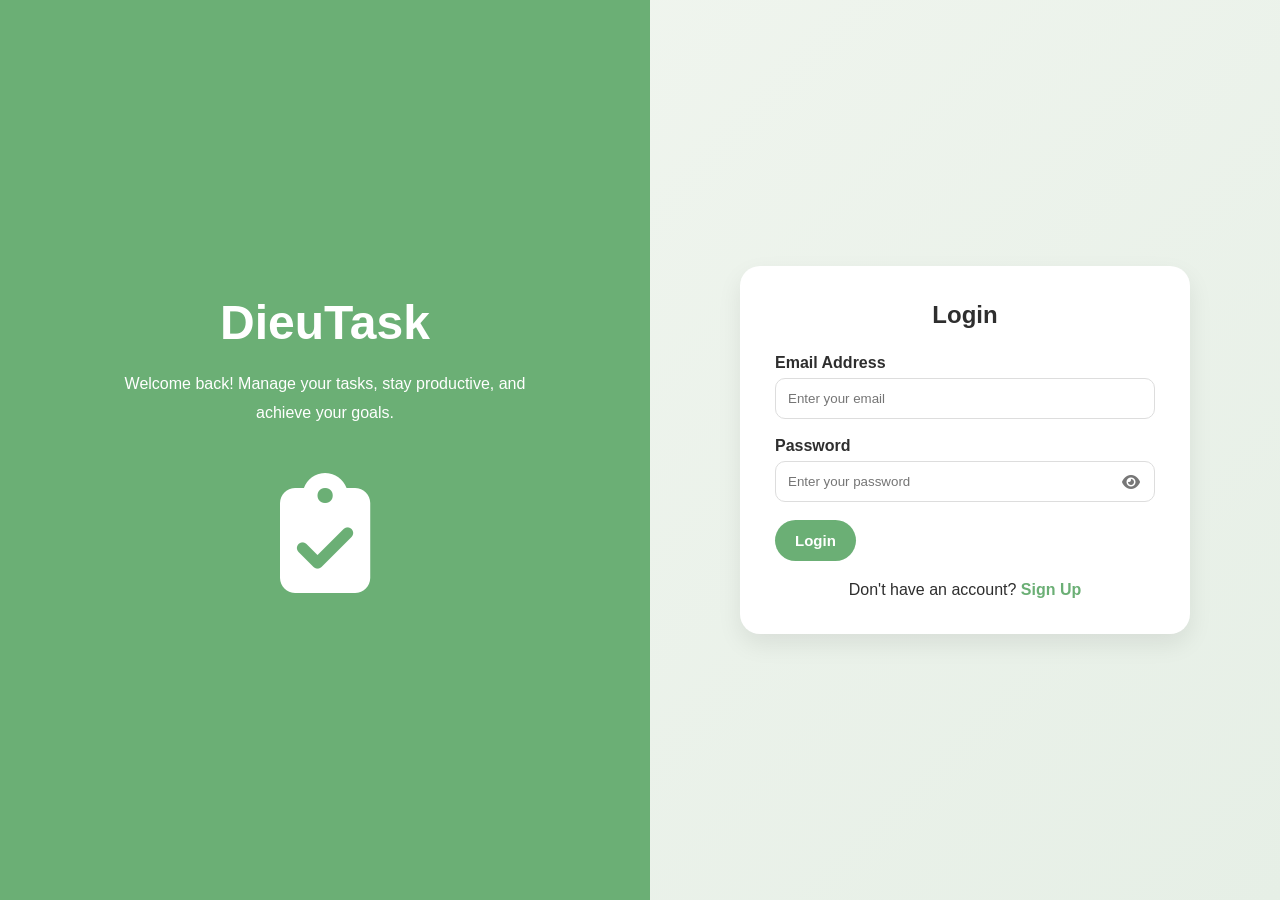
<file: index.html>
<!DOCTYPE html>
<html lang="en">
<head>
    <meta charset="UTF-8">
    <meta name="viewport" content="width=device-width, initial-scale=1.0">
    <title>DieuTask - Login</title>

    <link rel="stylesheet" href="css/style.css">

    <link rel="stylesheet"
          href="https://cdnjs.cloudflare.com/ajax/libs/font-awesome/6.5.1/css/all.min.css">
</head>
<body>

<div class="auth-container">

    <div class="auth-left">

        <h1>DieuTask</h1>

        <p>
            Welcome back! Manage your tasks,
            stay productive, and achieve your goals.
        </p>

        <div class="illustration">
            <i class="fa-solid fa-clipboard-check"></i>
        </div>

    </div>

    <div class="auth-right">

        <form id="loginForm" class="auth-card">

            <h2>Login</h2>

            <div class="input-group">
                <label>Email Address</label>
                <input
                    type="email"
                    id="loginEmail"
                    placeholder="Enter your email"
                    required>
            </div>

            <div class="input-group">

                <label>Password</label>

                <div class="password-wrapper">

                    <input
                        type="password"
                        id="loginPassword"
                        placeholder="Enter your password"
                        required>

                    <i
                        class="fa-solid fa-eye"
                        id="toggleLoginPassword">
                    </i>

                </div>

            </div>

            <button type="submit" class="btn-primary">
                Login
            </button>

            <p class="auth-link">
                Don't have an account?
                <a href="signup.html">Sign Up</a>
            </p>

        </form>

    </div>

</div>

<div id="toast"></div>

<script src="js/auth.js"></script>

</body>
</html>
</file>
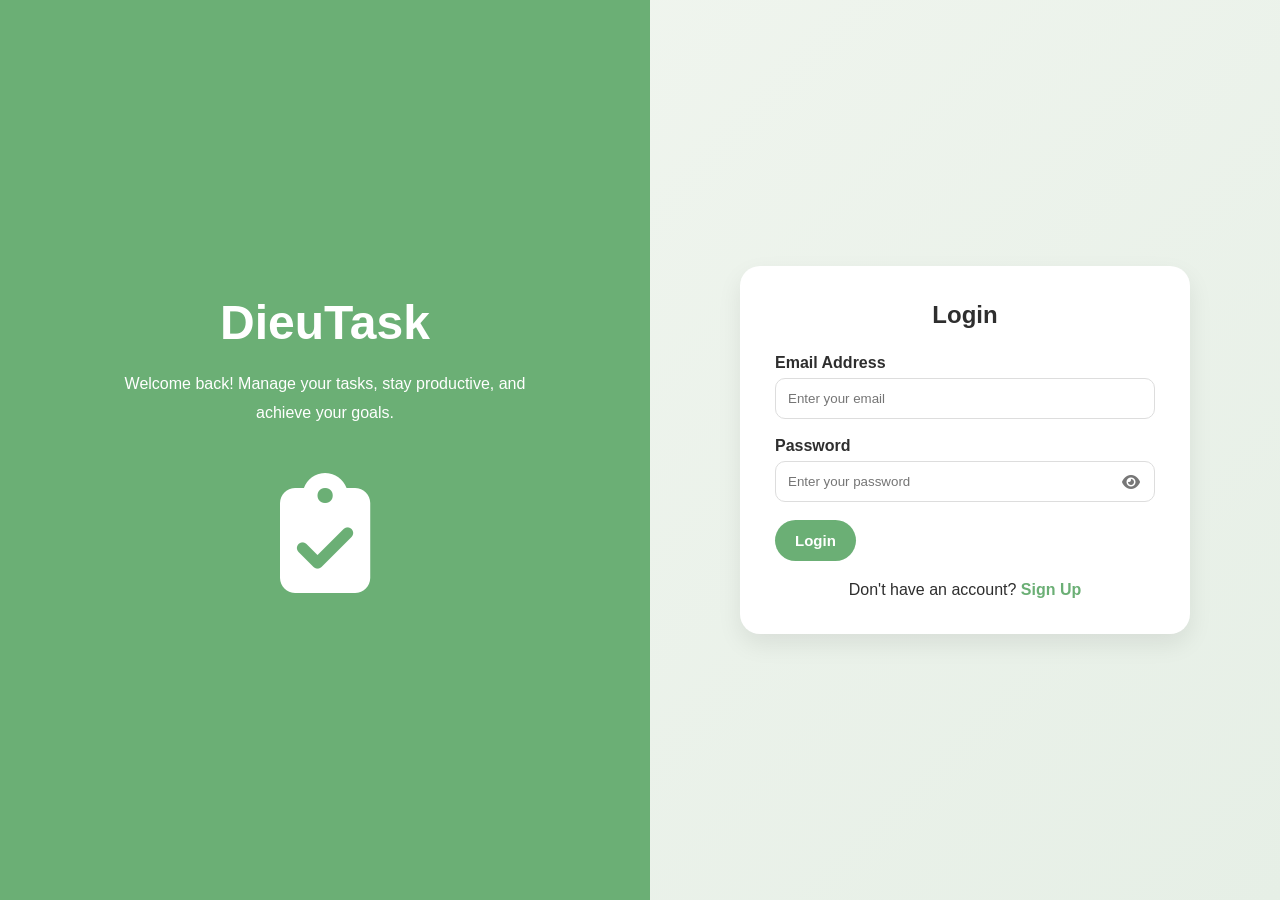
<file: dashboard.html>
<!DOCTYPE html>
<html lang="en">
<head>
    <meta charset="UTF-8">
    <meta name="viewport" content="width=device-width, initial-scale=1.0">
    <title>DieuTask Dashboard</title>

    <link rel="stylesheet" href="css/style.css">

    <link rel="stylesheet"
          href="https://cdnjs.cloudflare.com/ajax/libs/font-awesome/6.5.1/css/all.min.css">
</head>
<body>

<!-- NAVBAR -->

<nav class="navbar">

    <div class="logo">
        DieuTask
    </div>

    <div class="nav-links">
        <a href="#">Dashboard</a>
        <a href="#" onclick="goToTasks()">
            Tasks
        </a>
        <button id="logoutBtn" class="btn-danger">
            Logout
        </button>
    </div>

</nav>

<!-- HERO SECTION -->

<section class="hero">

    <div class="hero-content">

        <div class="hero-text">

            <h1 id="welcomeMessage">
                Welcome Back
            </h1>
            <p id="currentDate"></p>
            <p>
                Organize your work, track progress,
                and stay productive with DieuTask.
            </p>

            <div class="hero-buttons">

                <button
                    class="btn-primary"
                    onclick="goToAddTask()">

                    + Add Task

                </button>

                <button
                    class="btn-search"
                    onclick="goToSearch()">

                    🔍 Search Tasks

                </button>

            </div>

        </div>

        <div class="hero-image">
            <i class="fa-solid fa-list-check"></i>
        </div>

    </div>

</section>

<!-- STATS -->

<section class="stats">

    <div class="stat-card">
        <h3>Total Tasks</h3>
        <h2 id="totalTasks">0</h2>
    </div>

    <div class="stat-card">
        <h3>Pending</h3>
        <h2 id="pendingTasks">0</h2>
    </div>

    <div class="stat-card">
        <h3>On Hold</h3>
        <h2 id="holdTasks">0</h2>
    </div>

    <div class="stat-card">
        <h3>Completed</h3>
        <h2 id="completedTasks">0</h2>
    </div>

</section>

<!-- SEARCH & FILTER -->

<section
    class="search-section"
    id="searchSection">

    <div class="task-controls">

        <div class="search-box">

            <i class="fa-solid fa-magnifying-glass"></i>

            <input
                type="text"
                id="searchInput"
                placeholder="Search tasks...">

        </div>

        <select id="filterStatus">

            <option value="All">
                All Tasks
            </option>

            <option value="Pending">
                Pending
            </option>

            <option value="On Hold">
                On Hold
            </option>

            <option value="Completed">
                Completed
            </option>

        </select>

    </div>

</section>

<!-- TASK CARDS -->

<section class="task-section" id="tasksSection">

    <div
        id="taskContainer"
        class="task-grid">

    </div>

    <div
        id="emptyState"
        class="empty-state">

        <i class="fa-solid fa-clipboard-list"></i>

        <h2>No Tasks Yet</h2>

        <p>
          Start by creating your first task and
          organize your workflow efficiently.
        </p>

        <button
            class="btn-primary"
            onclick="goToAddTask()">

            Create Task

        </button>

    </div>

</section>

<!-- ADD TASK -->

<section
    class="task-form-section"
    id="addTaskSection">

    <div class="task-form">

        <h2>Add New Task</h2>

        <div class="input-group">

            <label>Task Title</label>

            <input
                type="text"
                id="taskTitle"
                placeholder="Enter task title">

        </div>

        <div class="input-group">

            <label>Description</label>

            <textarea
                id="taskDescription"
                rows="5"
                placeholder="Enter task description"></textarea>

        </div>

        <div class="input-group">

            <label>Status</label>

            <select id="taskStatus">

                <option value="Pending">
                    Pending
                </option>

                <option value="On Hold">
                    On Hold
                </option>

                <option value="Completed">
                    Completed
                </option>

            </select>

        </div>

        <button
            id="addTaskBtn"
            class="btn-primary">

            Add Task

        </button>

    </div>

</section>
<div id="deleteModal" class="modal">

    <div class="modal-content">

        <h3>Delete Task?</h3>

        <p>
            Are you sure you want to delete this task?
        </p>

        <div class="modal-buttons">

            <button
                id="confirmDelete"
                class="btn-danger">

                Delete

            </button>

            <button
                class="btn-search"
                onclick="closeModal()">

                Cancel

            </button>

        </div>

    </div>

</div>
<div id="toast"></div>

<script src="js/auth.js"></script>
<script src="js/dashboard.js"></script>

</body>
</html>
</file>
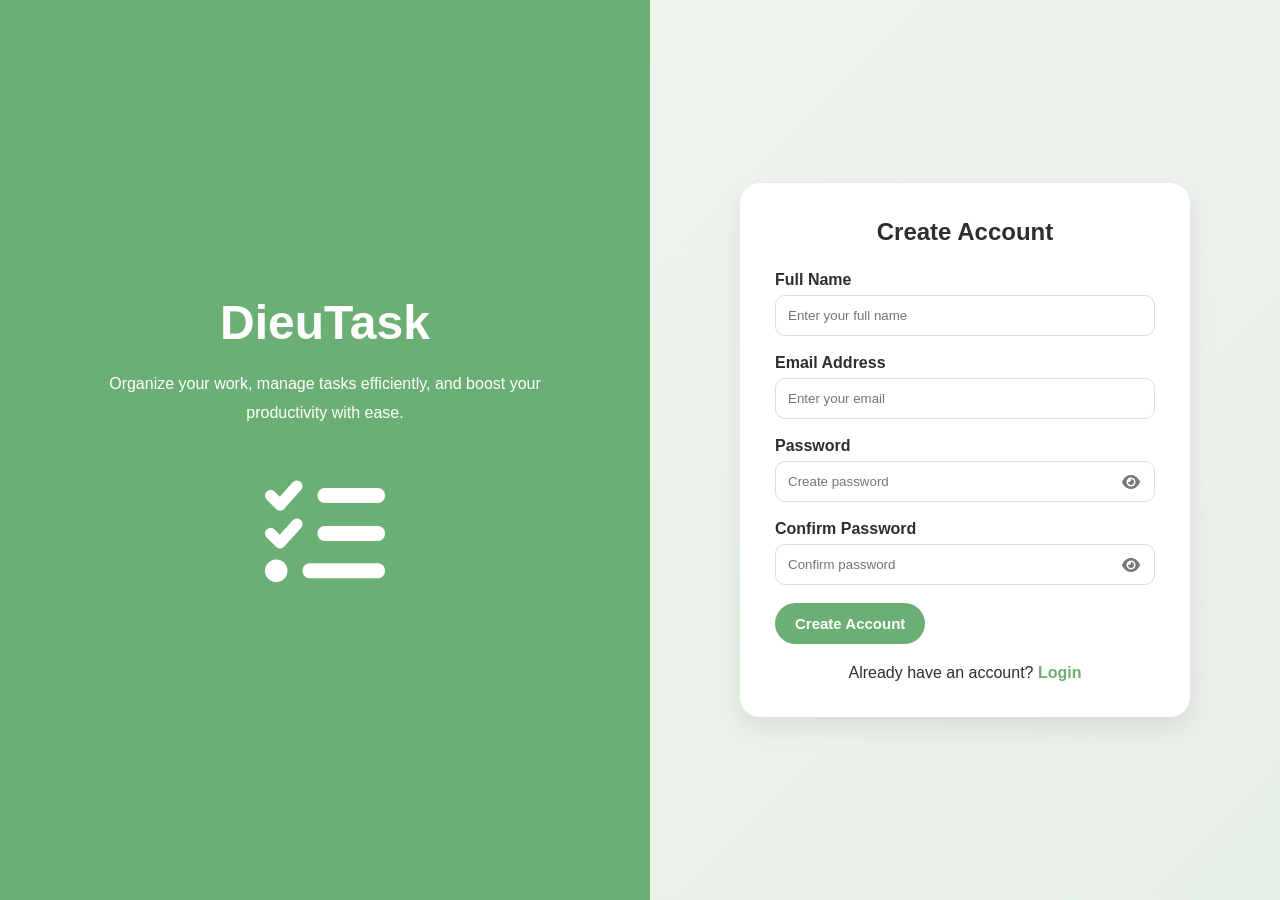
<file: signup.html>
<!DOCTYPE html>
<html lang="en">
<head>
    <meta charset="UTF-8">
    <meta name="viewport" content="width=device-width, initial-scale=1.0">
    <title>DieuTask - Sign Up</title>

    <link rel="stylesheet" href="css/style.css">

    <link rel="stylesheet"
          href="https://cdnjs.cloudflare.com/ajax/libs/font-awesome/6.5.1/css/all.min.css">
</head>
<body>

<div class="auth-container">

    <div class="auth-left">
        <h1>DieuTask</h1>

        <p>
            Organize your work, manage tasks efficiently,
            and boost your productivity with ease.
        </p>

        <div class="illustration">
            <i class="fa-solid fa-list-check"></i>
        </div>
    </div>

    <div class="auth-right">

        <form id="signupForm" class="auth-card">

            <h2>Create Account</h2>

            <div class="input-group">
                <label>Full Name</label>
                <input
                    type="text"
                    id="fullName"
                    placeholder="Enter your full name"
                    required>
            </div>

            <div class="input-group">
                <label>Email Address</label>
                <input
                    type="email"
                    id="email"
                    placeholder="Enter your email"
                    required>
            </div>

            <div class="input-group">
                <label>Password</label>
                <div class="password-wrapper">

                   <input
                       type="password"
                       id="password"
                       placeholder="Create password"
                       required>

                   <i
                       class="fa-solid fa-eye"
                       id="togglePassword">
                   </i>

                </div>
            </div>

            <div class="input-group">
                <label>Confirm Password</label>
                <div class="password-wrapper">

                    <input
                        type="password"
                        id="confirmPassword"
                        placeholder="Confirm password"
                        required>

                    <i
                        class="fa-solid fa-eye"
                        id="toggleConfirmPassword">
                    </i>

                 </div>
            </div>

            <button type="submit" class="btn-primary">
                Create Account
            </button>

            <p class="auth-link">
                Already have an account?
                <a href="index.html">Login</a>
            </p>

        </form>

    </div>

</div>

<div id="toast"></div>

<script src="js/auth.js"></script>

</body>
</html>
</file>
<file: css/style.css>
*{
    margin:0;
    padding:0;
    box-sizing:border-box;
    font-family:'Segoe UI',sans-serif;
}

body{
    background:linear-gradient(
        135deg,
        #f3f7f1,
        #e6efe6
    );

    color:#2e2e2e;

    min-height:100vh;
}

/* ==========================
   BUTTONS
========================== */

.btn-primary{
    background:#6baf75;
    color:white;
    border:none;
    padding:12px 20px;
    border-radius:28px;
    cursor:pointer;
    font-size:15px;
    font-weight:600;
    transition:.3s;
}

.btn-primary:hover{
    transform:translateY(-2px);
}

.btn-search{
    background:white;
    color:#6baf75;
    border:2px solid #6baf75;
    padding:12px 20px;
    border-radius:10px;
    cursor:pointer;
    font-size:15px;
    font-weight:600;
    transition:.3s;
}

.btn-search:hover{
    background:#6baf75;
    color:white;
}

.btn-danger{
    background:#e98b73;
    color:white;
    border:none;
    padding:10px 16px;
    border-radius:8px;
    cursor:pointer;
}

.btn-edit{
    background:#5b8def;
    color:white;
    border:none;
    padding:10px 16px;
    border-radius:8px;
    cursor:pointer;
}

/* ==========================
   AUTH PAGES
========================== */

.auth-container{
    min-height:100vh;
    display:flex;
}

.auth-left{
    flex:1;
    background:#6baf75;
    color:white;
    display:flex;
    flex-direction:column;
    justify-content:center;
    align-items:center;
    padding:40px;
}

.auth-left h1{
    font-size:3rem;
    margin-bottom:20px;
}

.auth-left p{
    max-width:450px;
    text-align:center;
    line-height:1.8;
    font-size:16px;
}

.illustration{
    margin-top:40px;
    font-size:120px;
}

.auth-right{
    flex:1;
    display:flex;
    justify-content:center;
    align-items:center;
    padding:30px;
}

.auth-card{
    width:100%;
    max-width:450px;
    background:white;
    padding:35px;
    border-radius:20px;
    box-shadow:0 10px 25px rgba(0,0,0,.08);
}

.auth-card h2{
    text-align:center;
    margin-bottom:25px;
}

.input-group{
    margin-bottom:18px;
}

.input-group label{
    display:block;
    margin-bottom:6px;
    font-weight:600;
}

.input-group input,
.input-group textarea,
.input-group select{
    width:100%;
    padding:12px;
    border:1px solid #ddd;
    border-radius:10px;
    outline:none;
}

.input-group input:focus,
.input-group textarea:focus,
.input-group select:focus{
    border-color:#6baf75;
}

.password-wrapper{
    position:relative;
}

.password-wrapper input{
    width:100%;
    padding-right:50px;
}

.password-wrapper i{
    position:absolute;
    right:15px;
    top:50%;
    transform:translateY(-50%);
    cursor:pointer;
    color:#777;
    font-size:16px;
}

.password-wrapper i:hover{
    color:#6baf75;
}

.auth-link{
    text-align:center;
    margin-top:20px;
}

.auth-link a{
    color:#6baf75;
    text-decoration:none;
    font-weight:600;
}

/* ==========================
   NAVBAR
========================== */

.navbar{
    background:white;
    padding:18px 30px;
    display:flex;
    justify-content:space-between;
    align-items:center;
    box-shadow:0 3px 10px rgba(0,0,0,.06);
}

.logo{
    font-size:28px;
    font-weight:700;
    color:#6baf75;
}

.nav-links{
    display:flex;
    align-items:center;
    gap:20px;
}

.nav-links a{
    text-decoration:none;
    color:#2e2e2e;
    font-weight:500;
}

/* ==========================
   HERO SECTION
========================== */

.hero{
    padding:40px;
}

.hero-content{
    background:white;
    border-radius:20px;
    padding:40px;
    display:flex;
    justify-content:space-between;
    align-items:center;
    box-shadow:0 15px 40px rgba(0,0,0,.15);
}

.hero-text h1{
    font-size:3rem;
    font-weight:700;
}

.hero-text p{
    color:#666;
    margin-bottom:20px;
    max-width:500px;
    line-height:1.7;
}

#currentDate{
    color:#777;
    margin-bottom:15px;
    font-size:15px;
}

.hero-buttons{
    display:flex;
    gap:15px;
    flex-wrap:wrap;
}

.hero-image{
    font-size:120px;
    color:#6baf75;
}

/* ==========================
   STATS SECTION
========================== */

.stats{
    padding:0 40px 30px;
    display:grid;
    grid-template-columns:repeat(auto-fit,minmax(220px,1fr));
    gap:20px;
}

.stat-card{
    background:white;
    border-radius:16px;
    padding:25px;
    box-shadow:0 4px 10px rgba(0,0,0,.05);
}

.stat-card h3{
    color:#666;
    margin-bottom:10px;
    font-size:15px;
}

.stat-card h2{
    color:#6baf75;
    font-size:28px;
}

/* ==========================
   SEARCH SECTION
========================== */

.search-section{
    padding:10px 40px;
}

.task-controls{
    display:flex;
    gap:15px;
}

.search-box{
    flex:1;
    display:flex;
    align-items:center;
    background:white;
    border-radius:12px;
    padding:0 15px;
    box-shadow:0 3px 10px rgba(0,0,0,.05);
}

.search-box i{
    color:#6baf75;
}

.search-box input{
    width:100%;
    border:none;
    outline:none;
    padding:14px;
    background:transparent;
}

.task-controls select{

    background:white;

    border:none;

    border-radius:16px;

    padding:14px 16px;

    box-shadow:
    0 4px 10px rgba(0,0,0,.05);

    font-weight:500;
}

.task-controls select:focus{

    outline:none;

    border:2px solid #6baf75;
}

/* ==========================
   TASK SECTION
========================== */

.task-section{
    padding:10px 40px 20px;
}

.task-grid{
    display:grid;
    grid-template-columns:repeat(2,1fr);
    gap:20px;
    align-items:start;
}

.task-card{
    background:white;
    border-radius:24px;
    padding:24px;
    box-shadow:0 4px 10px rgba(0,0,0,.05);
    transition:.3s;
    width:100%;
    min-height:auto;
}

.task-card:hover{
    transform:translateY(-4px);

    box-shadow:
    0 10px 25px rgba(0,0,0,.08);
}

.task-header{
    display:flex;
    justify-content:space-between;
    align-items:center;
    cursor:pointer;
}

.expand-icon{
    color:#666;
    font-size:18px;
}

.task-card.active .expand-icon{
    transform:rotate(180deg);
}
.task-title{
    cursor:pointer;
    font-size:20px;
    font-weight:600;
}

.task-status-preview{
    margin-top:12px;
    display:flex;
    align-items:center;
}

.task-details{
    display:none;
    margin-top:10px;
    padding-top:10px;
    border-top:1px solid #eee;
}

.task-details.show{
    display:block;
}

.task-description{
    color:#666;
    line-height:1.7;
    margin-bottom:15px;
}

.description-label{
    font-size:16px;
    font-weight:600;
    color:#555;
}

.task-status{
    margin-bottom:15px;
}

/* ==========================
   TASK OPTIONS
========================== */

.task-options{
    display:flex;
    gap:15px;
    flex-wrap:wrap;
    margin-top:15px;
    margin-bottom:15px;
}

.task-option{
    display:flex;
    align-items:center;
    gap:8px;
    cursor:pointer;
    font-weight:500;
}

.status-btn{
    border:none;
    background:#f0f0f0;
    padding:8px 14px;
    border-radius:20px;
    cursor:pointer;
    font-weight:500;
    transition:.3s;
}

.status-btn.active{

    background:#6baf75;

    color:white;
}

.status-btn:hover{
    background:#6baf75;
    color:white;
}

.task-option input{
    width:18px;
    height:18px;
    cursor:pointer;
}

.task-actions{
    display:flex;
    gap:10px;
    margin-top:15px;
}

/* ==========================
   BADGES
========================== */

.badge{
    display:inline-block;
    padding:6px 12px;
    border-radius:20px;
    font-size:13px;
    font-weight:600;
}

.pending{
    background:#ffe8a3;
}

.hold{
    background:#e0d0ff;
}

.completed{
    background:#c9f0d1;
}

/* ==========================
   ADD TASK SECTION
========================== */

.task-form-section{
    padding:40px;
}

.task-form{
    background:white;
    padding:25px;
    border-radius:16px;
    box-shadow:0 4px 10px rgba(0,0,0,.05);
}

/* ==========================
   EMPTY STATE
========================== */

.empty-state{
    text-align:center;
    padding:50px 20px;
    color:#777;
}

.empty-state i{
    font-size:70px;
    margin-bottom:20px;
}

.empty-state button{
    margin-top:20px;
}
/* ==========================
   TOAST
========================== */

/* ==========================
   TOAST
========================== */

#toast{
    position: fixed;
    bottom: 20px;
    right: 20px;

    background: #2e2e2e;
    color: white;

    padding: 14px 22px;
    border-radius: 10px;

    box-shadow: 0 8px 20px rgba(0,0,0,0.2);

    font-weight: 500;
    min-width: 250px;

    opacity: 0;
    pointer-events: none;

    transition: all 0.4s ease;

    z-index: 9999;
}

#toast.show{
    opacity: 1;
    transform: translateY(-10px);
}

/* ==========================
   RESPONSIVE
========================== */

@media(max-width:768px){

    .auth-container{
        flex-direction:column;
    }

    .navbar{
        flex-direction:column;
        gap:15px;
    }

    .nav-links{
    flex-wrap:wrap;
    justify-content:center;
}

    .hero,
    .stats,
    .search-section,
    .task-section,
    .task-form-section{
        padding:20px;
    }

    .hero-content{
        flex-direction:column;
        text-align:center;
        gap:25px;
    }

    .hero-image{
        font-size:80px;
    }

    .hero-buttons{
        flex-direction:column;
        width:100%;
    }

    .hero-buttons button{
        width:100%;
    }

    .task-controls{
        flex-direction:column;
    }

    .task-controls select{
    width:100%;
    }

    .task-options{
        flex-direction:column;
        gap:10px;
    }

    .auth-card{
        margin:20px;
    }
    .task-grid{
        grid-template-columns:1fr;
    }
}
.modal{
    display:none;
    position:fixed;
    top:0;
    left:0;
    width:100%;
    height:100%;
    background:rgba(0,0,0,.4);
    justify-content:center;
    align-items:center;
    z-index:9999;
}

.modal-content{
    background:white;
    padding:30px;
    border-radius:15px;
    width:350px;
    text-align:center;
}

.modal-buttons{
    display:flex;
    justify-content:center;
    gap:15px;
    margin-top:20px;
}

/* PREMIUM UI UPGRADE */

.hero-content,
.stat-card,
.task-card{

    background: rgba(255,255,255,0.75);

    backdrop-filter: blur(12px);

    border: 1px solid rgba(255,255,255,0.3);

    box-shadow: 0 8px 25px rgba(0,0,0,0.08);

    border-radius: 24px;
}
</file>
